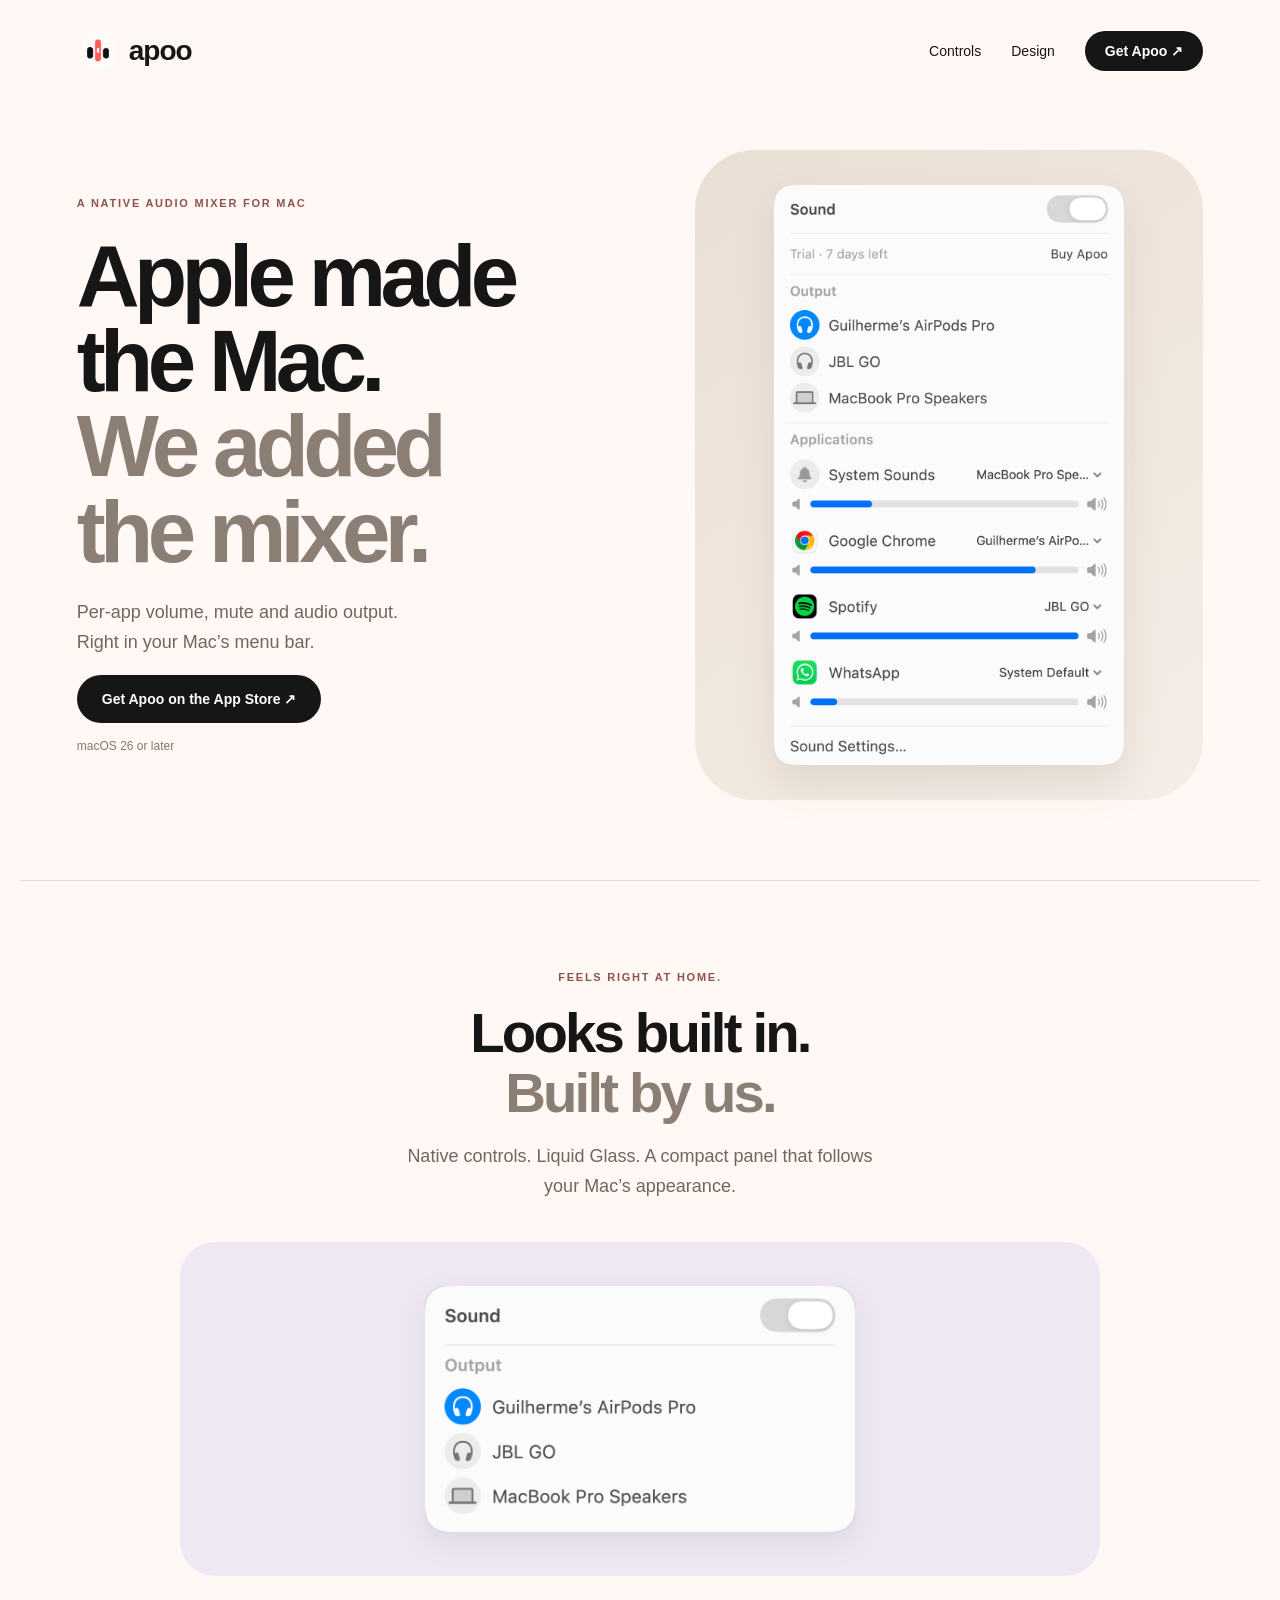
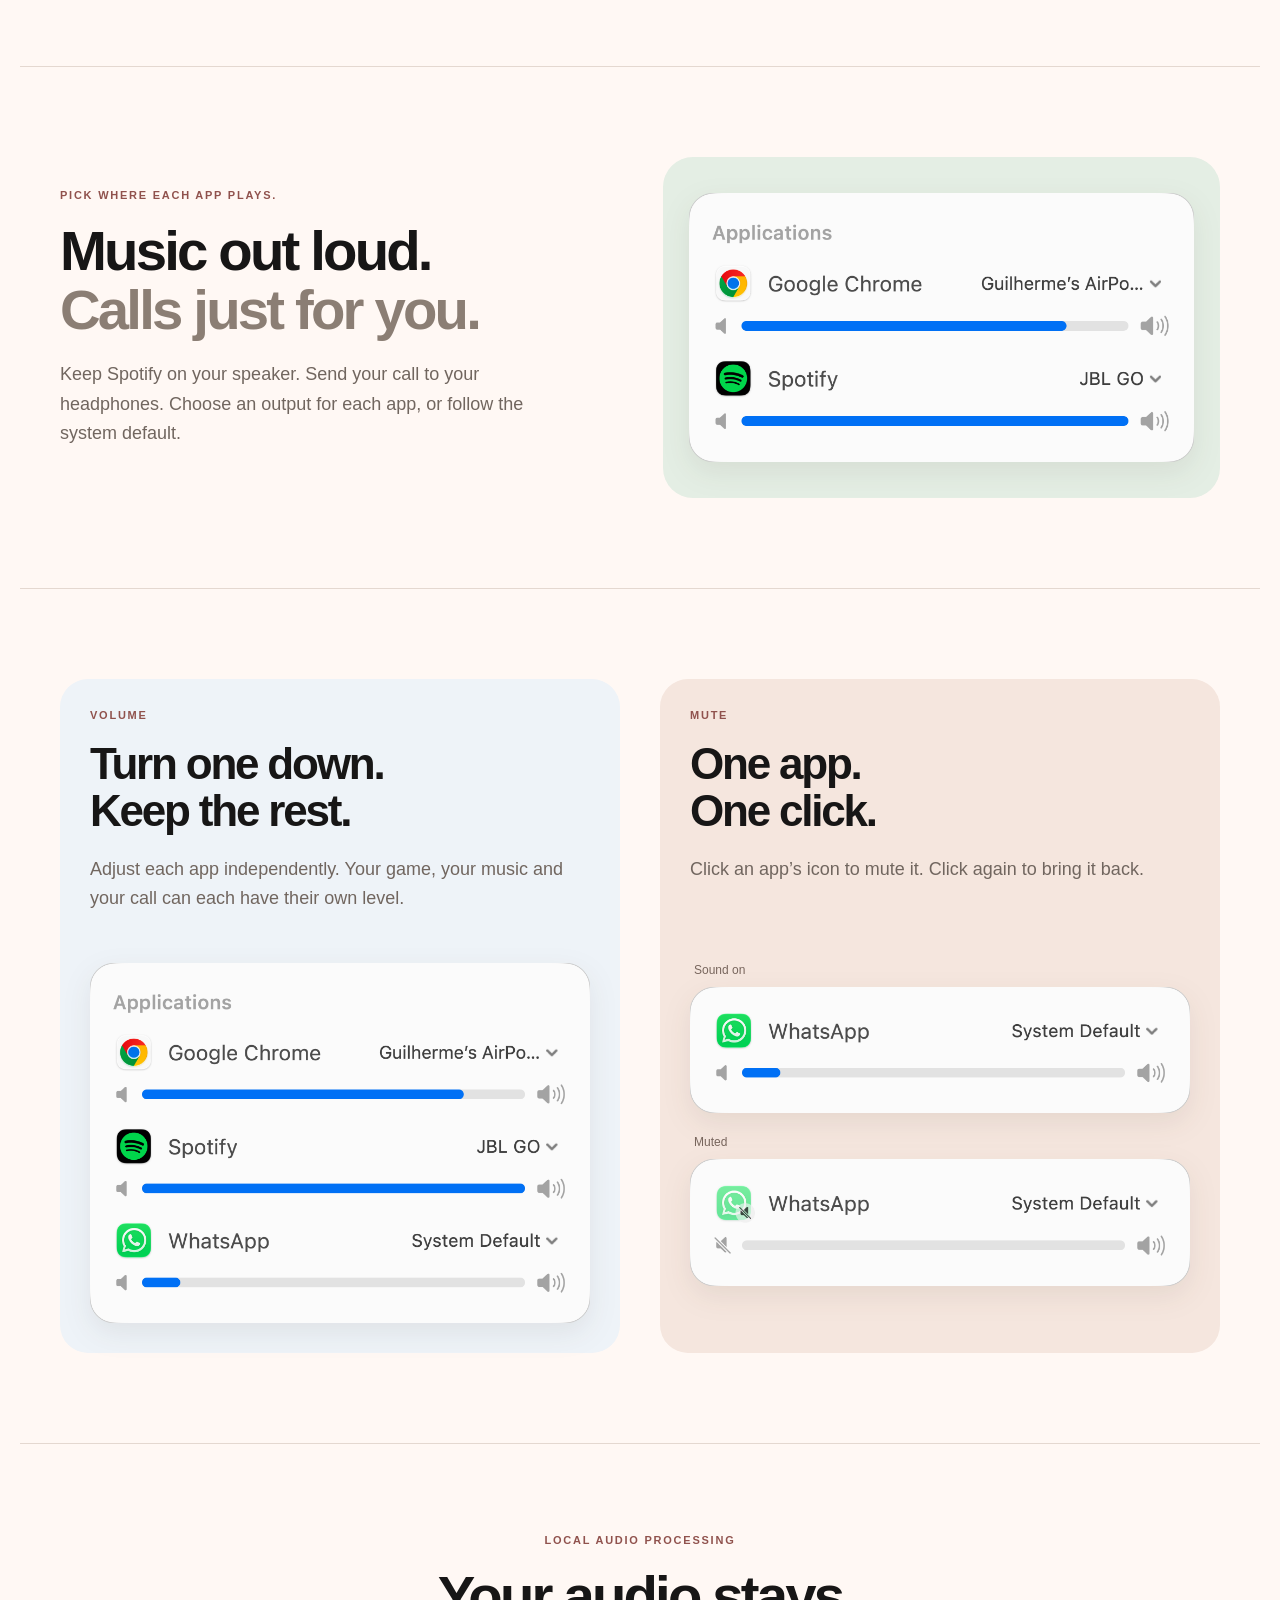
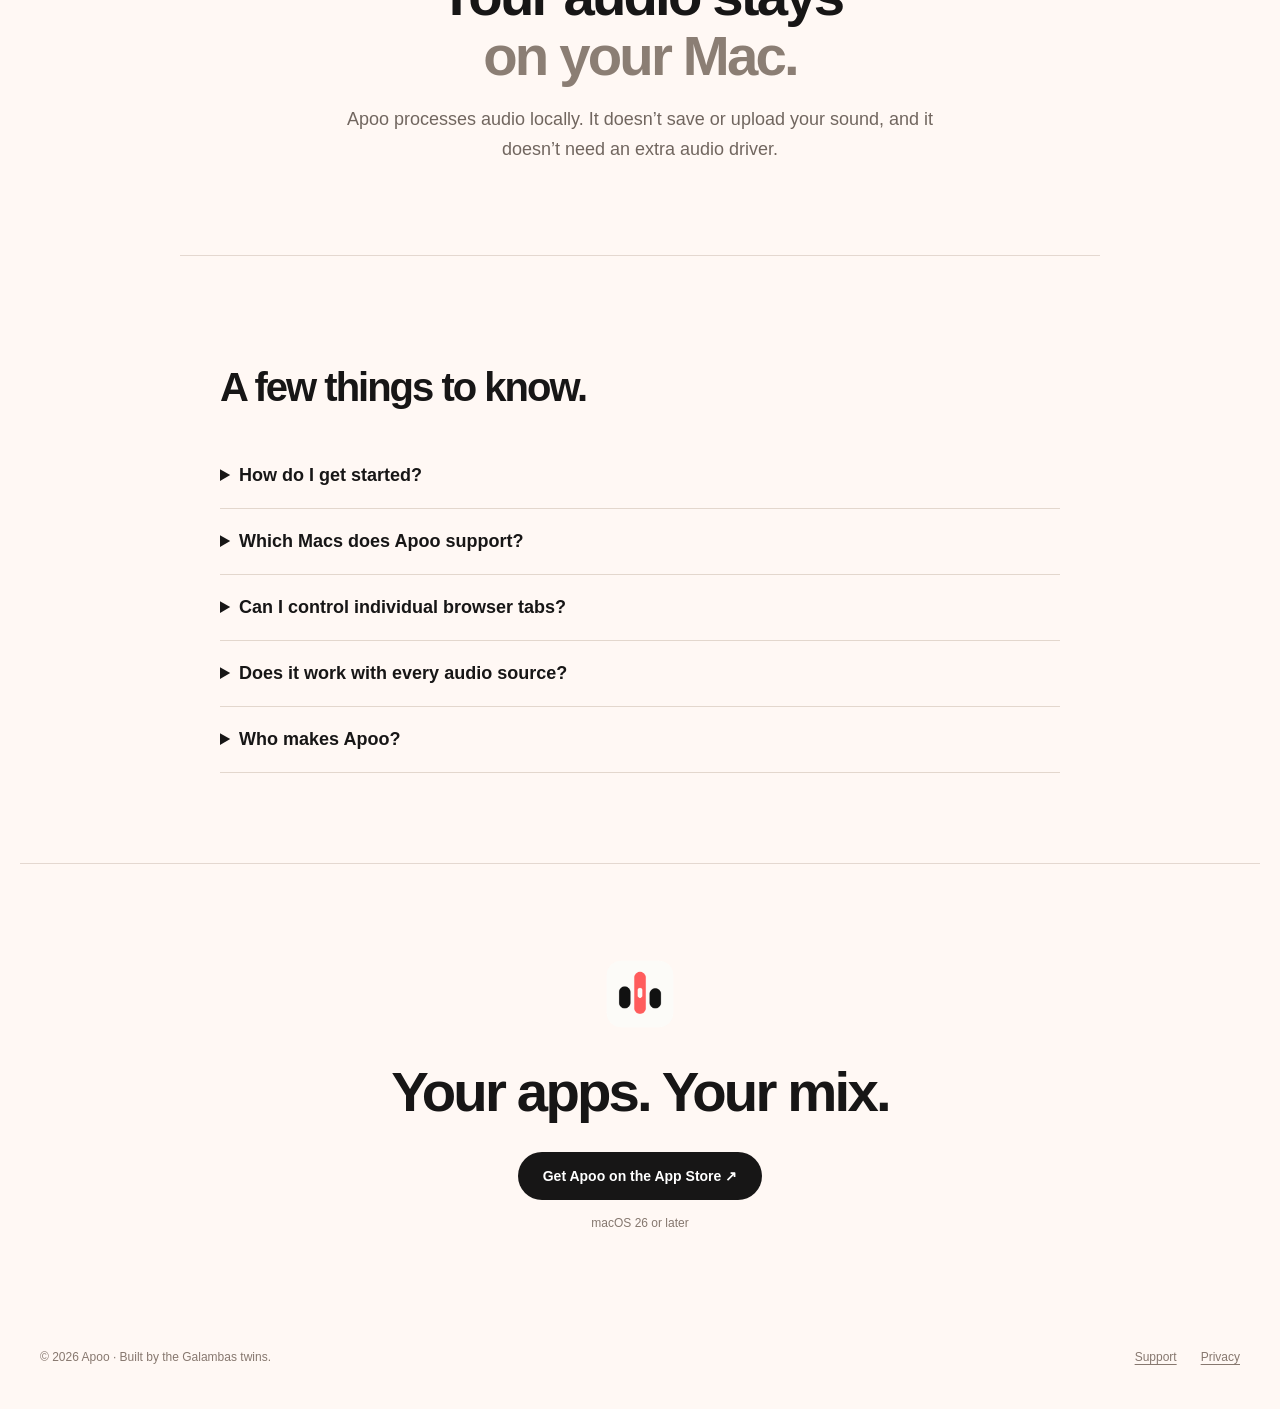
<file: index.html>
<!doctype html><html lang="en"><head><meta charset="utf-8"><meta name="viewport" content="width=device-width,initial-scale=1"><title>Apoo — Per-app volume control for Mac</title><meta name="description" content="Control each app’s volume, mute and audio output from your Mac’s menu bar. Native controls and Liquid Glass. For macOS 26 or later."><meta property="og:title" content="Apple made the Mac. We added the mixer."><meta property="og:description" content="Per-app volume, mute and audio output. Right in your Mac’s menu bar."><link rel="icon" href="assets/icon.png"><link rel="stylesheet" href="apoo.css?v=cards2"><link rel="canonical" href="https://galambastwins.github.io/apoo-support/"><meta property="og:url" content="https://galambastwins.github.io/apoo-support/"><meta property="og:image" content="https://galambastwins.github.io/apoo-support/assets/social-preview.png"><meta name="twitter:card" content="summary_large_image"></head><body>
<header><a class="brand" href="#"><img src="assets/icon.png" alt="">apoo</a><nav><a href="#controls">Controls</a><a href="#design">Design</a><a class="button small" href="https://apps.apple.com/pt/app/apoo/id6819778341">Get Apoo ↗</a></nav></header>
<main><section class="hero"><div><div class="eyebrow">A native audio mixer for Mac</div><h1>Apple made<br>the Mac.<br><span>We added<br>the mixer.</span></h1><p>Per-app volume, mute and audio output.<br>Right in your Mac’s menu bar.</p><a class="button" href="https://apps.apple.com/pt/app/apoo/id6819778341">Get Apoo on the App Store ↗</a><div class="micro">macOS 26 or later</div></div><div class="stage"><img class="panel" src="assets/panel-native.png" alt="Apoo showing independent app volumes, Spotify routed to JBL GO and Google Chrome routed to AirPods"></div></section>
<section class="design section" id="design"><div class="eyebrow">Feels right at home.</div><h2>Looks built in.<br><span>Built by us.</span></h2><p>Native controls. Liquid Glass. A compact panel that follows your Mac’s appearance.</p><div class="detail lavender"><img src="assets/card-design-native.png" alt="Apoo’s native Sound switch and output controls"></div></section>
<section class="routing section" id="controls"><div><div class="eyebrow">Pick where each app plays.</div><h2>Music out loud.<br><span>Calls just for you.</span></h2><p>Keep Spotify on your speaker. Send your call to your headphones. Choose an output for each app, or follow the system default.</p></div><div class="route-art"><img src="assets/card-routing-native.png" alt="Spotify set to JBL GO and Chrome set to AirPods in Apoo"></div></section>
<section class="twoup section"><article><div class="eyebrow">Volume</div><h2>Turn one down.<br>Keep the rest.</h2><p>Adjust each app independently. Your game, your music and your call can each have their own level.</p><img src="assets/card-volume-native.png" alt="Independent volume levels for Chrome, Spotify and WhatsApp"></article><article><div class="eyebrow">Mute</div><h2>One app.<br>One click.</h2><p>Click an app’s icon to mute it. Click again to bring it back.</p><div class="mute-states"><figure><figcaption>Sound on</figcaption><img src="assets/card-playing-native.png" alt="WhatsApp playing with its volume set to ten percent"></figure><figure><figcaption>Muted</figcaption><img src="assets/card-muted-native.png" alt="WhatsApp silenced, with the native mute badge and empty volume slider"></figure></div></article></section>
<section class="privacy section"><div class="eyebrow">Local audio processing</div><h2>Your audio stays<br><span>on your Mac.</span></h2><p>Apoo processes audio locally. It doesn’t save or upload your sound, and it doesn’t need an extra audio driver.</p></section>
<section class="faq section"><h2>A few things to know.</h2><details><summary>How do I get started?</summary><p>Open Apoo from your menu bar, enable Sound and allow system-audio access when macOS asks. Start playing audio in an app, then adjust its controls.</p></details><details><summary>Which Macs does Apoo support?</summary><p>Apoo requires macOS 26 or later and permission to access system audio.</p></details><details><summary>Can I control individual browser tabs?</summary><p>Apoo controls apps. Browser audio is controlled as an app, rather than as separate tabs.</p></details><details><summary>Does it work with every audio source?</summary><p>Apoo is a stereo mixer. Protected media and apps with exclusive audio-device access may not support interception.</p></details><details><summary>Who makes Apoo?</summary><p>Apoo is an independent app by the Galambas twins, built with native macOS controls.</p></details></section>
<section class="closing section"><img src="assets/icon.png" alt="Apoo icon"><h2>Your apps. Your mix.</h2><a class="button" href="https://apps.apple.com/pt/app/apoo/id6819778341">Get Apoo on the App Store ↗</a><div class="micro">macOS 26 or later</div></section></main><footer><span>© 2026 Apoo · Built by the Galambas twins.</span><div><a href="https://galambastwins.github.io/apoo-support/support/">Support</a><a href="https://galambastwins.github.io/apoo-support/privacy/">Privacy</a></div></footer></body></html>
</file>
<file: apoo.css>
*{box-sizing:border-box}html{scroll-behavior:smooth}body{margin:0;font-family:-apple-system,BlinkMacSystemFont,"Helvetica Neue",sans-serif;color:#171616;background:#fff8f4}a{color:inherit;text-decoration:none}a:focus-visible,summary:focus-visible{outline:3px solid #b44149;outline-offset:6px}header{max-width:1400px;margin:auto;display:flex;justify-content:space-between;align-items:center;padding:30px 6vw}.brand{display:flex;align-items:center;gap:10px;font-size:28px;letter-spacing:-1px;font-weight:750}.brand img{width:42px}nav{display:flex;gap:30px;align-items:center;font-size:14px}.button{display:inline-flex;background:#171616;color:#fff;border-radius:50px;padding:16px 25px;font-size:14px;font-weight:650}.button:hover{background:#423b37}.small{padding:12px 20px}.eyebrow{font-size:11px;text-transform:uppercase;letter-spacing:.16em;font-weight:650;color:#90524d}h1{font-size:clamp(62px,6.8vw,98px);letter-spacing:-.065em;line-height:.98;margin:24px 0}h1 span,h2 span{color:#8b7e74}p{color:#71665f;font-size:18px;line-height:1.65;max-width:480px}h2{font-size:clamp(38px,4.4vw,64px);line-height:1.06;letter-spacing:-.05em;margin:20px 0}.hero{max-width:1400px;margin:auto;display:grid;grid-template-columns:1.1fr 1fr;gap:60px;align-items:center;padding:48px 6vw 80px}.stage{background:linear-gradient(145deg,#eadfd5,#f5ede6);border-radius:60px;padding:35px;display:flex;justify-content:center;align-items:center;min-height:650px}.panel{width:350px;max-width:100%;height:auto;filter:drop-shadow(0 20px 20px #39271918)}.micro{font-size:12px;color:#85776e;margin-top:16px}.section{max-width:1240px;margin:auto;padding:90px 40px;border-top:1px solid #e4d8d0;scroll-margin-top:25px}.design{text-align:center}.design p{margin:0 auto 40px}.detail{max-width:920px;border-radius:35px;margin:40px auto 0;display:flex;justify-content:center;padding:44px}.lavender{background:#eee7f4}.detail img{width:430px;max-width:100%;height:auto;align-self:center}.routing{display:grid;grid-template-columns:1fr 1fr;align-items:center;gap:45px}.route-art{border-radius:30px}.route-art img{display:block;width:100%;height:auto}.twoup{display:grid;grid-template-columns:1fr 1fr;gap:40px}.twoup article{min-width:0}.twoup h2{font-size:44px}.twoup p{min-height:90px}.twoup img{display:block;width:100%;height:auto}.privacy{text-align:center}.privacy p{margin:auto;max-width:610px}.faq{max-width:920px}.faq h2{font-size:40px;margin-bottom:35px}details{border-bottom:1px solid #e3d7cd;padding:22px 0}summary{font-size:18px;cursor:pointer;font-weight:550}details p{font-size:16px;max-width:730px;margin-bottom:0}.closing{text-align:center}.closing>img{width:80px}.closing h2{margin:24px 0 30px}footer{max-width:1320px;margin:auto;padding:30px 40px 45px;display:flex;justify-content:space-between;gap:20px;color:#87786f;font-size:12px}footer div{display:flex;gap:24px}footer a{text-decoration:underline;text-underline-offset:3px}@media(max-width:760px){header{padding:20px}nav{gap:16px}nav>a:not(.button){display:none}.hero{grid-template-columns:1fr;padding:30px 22px 55px;gap:35px}h1{font-size:65px}.stage{min-height:0;padding:30px;border-radius:35px}.panel{width:300px}.section{padding:55px 22px}.routing,.twoup{grid-template-columns:1fr;gap:30px}.twoup p{min-height:0}.detail{padding:28px 20px}.detail img{width:340px}.twoup h2{font-size:39px}footer{padding:28px 22px;flex-direction:column}.micro{font-size:12px}}@media(prefers-reduced-motion:reduce){html{scroll-behavior:auto}}

.route-art{padding:36px 26px;background:#e4eee4}
.twoup article{background:#eef3f8;padding:30px;border-radius:28px}
.twoup article+article{background:#f5e6de}
.detail img,.route-art img,.twoup img{filter:drop-shadow(0 10px 14px #39271914)}
.mute-states{display:grid;gap:22px}
.mute-states figure{margin:0}
.mute-states figcaption{font-size:12px;color:#78665d;margin:0 0 10px 4px}
</file>
